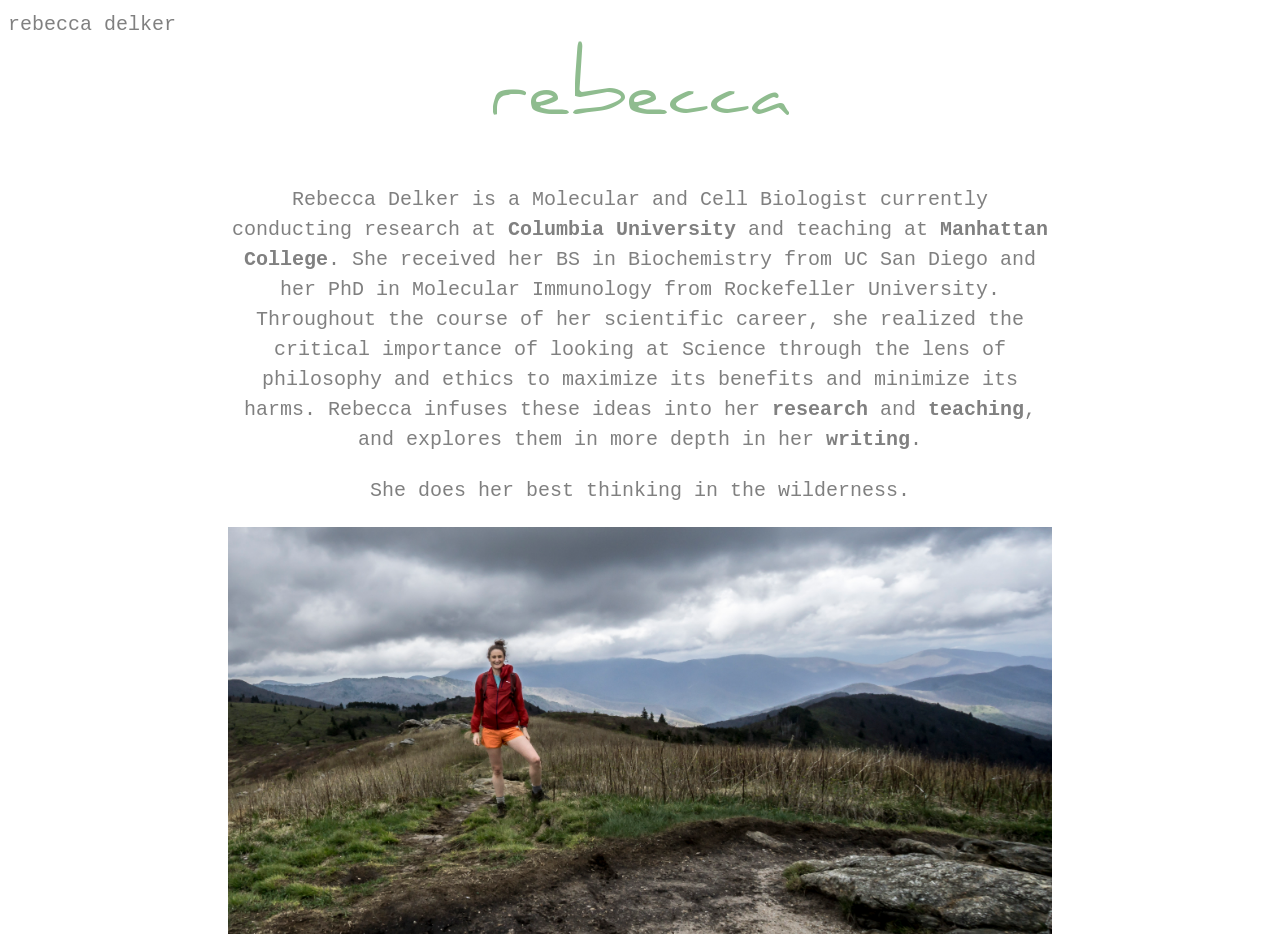
<file: rebeccadelker_person.html>
<!DOCTYPE html>
<html lang="en">

    <head>
       <meta charset="utf-8">
        <meta name="viewport" content="width=device-width, initial-scale=1, shrink-to-fit=no">
 <!-- My Style Page -->
    <link rel="stylesheet" type="text/css" href="person.css"/>
     <!-- Bootstrap -->
    <link rel="stylesheet" href="https://stackpath.bootstrapcdn.com/bootstrap/4.3.1/css/bootstrap.min.css" integrity="sha384-ggOyR0iXCbMQv3Xipma34MD+dH/1fQ784/j6cY/iJTQUOhcWr7x9JvoRxT2MZw1T" crossorigin="anonymous">
    <!-- My Style Page -->
   
     <title>rebeccadelker person</title>
</head>
<body>

<div class="Navbar">
    <nav class="Navbar__Items">
        <div class="Navbar__Link">
        <a href="https://rebeccadelker.com">rebecca delker</a>
    </div>
    </nav>
</div>


<div class="container-fluid">
    <div class="row">
      
        <div class="col-md-12">
            rebecca
        </div>
    </div>
        
        <div class="row" align="center">
            <div class="col-md-2"></div>
        <div class="col-md-8">
            <p class="text-center">Rebecca Delker is a Molecular and Cell Biologist currently conducting research at <a href="https://mannlab.zuckermaninstitute.columbia.edu/people/rebecca-delker">Columbia University</a> and teaching at <a href="https://manhattan.edu/campus-directory/rdelker01">Manhattan College</a>. She received her BS in Biochemistry from UC San Diego and her PhD in Molecular Immunology from Rockefeller University. Throughout the course of her scientific career, she realized the critical importance of looking at Science through the lens of philosophy and ethics to maximize its benefits and minimize its harms. Rebecca infuses these ideas into her <a href="https://mannlab.zuckermaninstitute.columbia.edu/people/rebecca-delker">research</a> and <a href="rebeccadelker_teaching.html">teaching</a>, and explores them in more depth in her <a href="rebeccadelker_writing.html">writing</a>.</p>
    </div>
        <div class="col-md-2"></div>
        </div>
        
        <div class="row" align="center">
            <div class="col-md-2"></div>
        <div class="col-md-8">
            <p class="text-center">She does her best thinking in the wilderness.</p>
    </div>
        <div class="col-md-2"></div>
        </div>
        
        <div class="row">
            <div class="col-md-2"></div>
    <div class="col-md-8"> 
        <figure>
            <img src="website_pic_me2.jpg" class="img-fluid" alt="Responsive image">
</figure>
    </div>
    <div class="col-md-2"></div>
    </div>
</div>

    
<!-- Optional JavaScript -->
    <!-- jQuery first, then Popper.js, then Bootstrap JS -->
    <script src="https://code.jquery.com/jquery-3.3.1.slim.min.js" integrity="sha384-q8i/X+965DzO0rT7abK41JStQIAqVgRVzpbzo5smXKp4YfRvH+8abtTE1Pi6jizo" crossorigin="anonymous"></script>
    <script src="https://cdnjs.cloudflare.com/ajax/libs/popper.js/1.14.7/umd/popper.min.js" integrity="sha384-UO2eT0CpHqdSJQ6hJty5KVphtPhzWj9WO1clHTMGa3JDZwrnQq4sF86dIHNDz0W1" crossorigin="anonymous"></script>
    <script src="https://stackpath.bootstrapcdn.com/bootstrap/4.3.1/js/bootstrap.min.js" integrity="sha384-JjSmVgyd0p3pXB1rRibZUAYoIIy6OrQ6VrjIEaFf/nJGzIxFDsf4x0xIM+B07jRM" crossorigin="anonymous"></script>
</body>
</html>
</file>
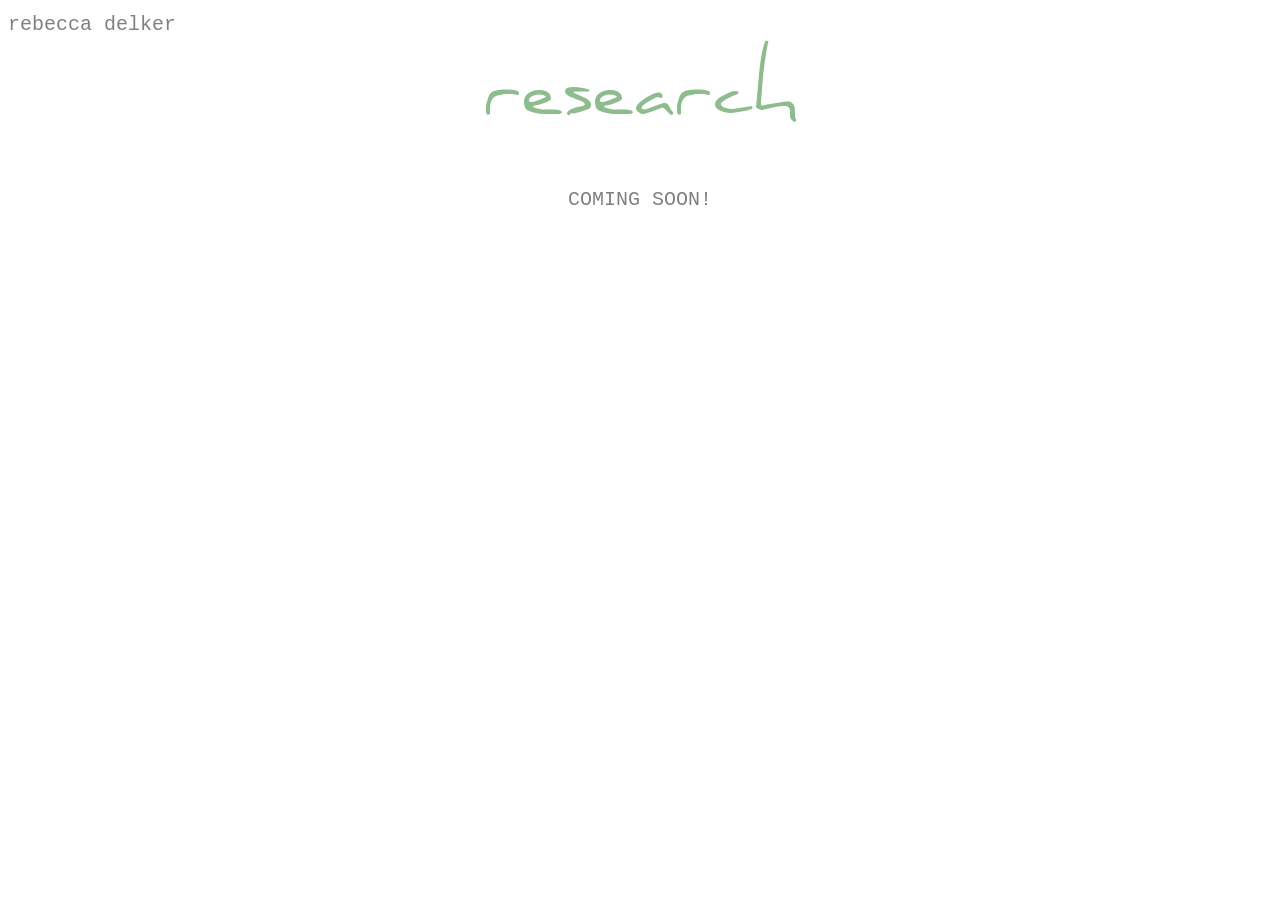
<file: rebeccadelker_research.html>
<!DOCTYPE html>
<html lang="en">

    <head>
       <meta charset="utf-8">
        <meta name="viewport" content="width=device-width, initial-scale=1, shrink-to-fit=no">
 <!-- My Style Page -->
    <link rel="stylesheet" type="text/css" href="person.css"/>
     <!-- Bootstrap -->
    <link rel="stylesheet" href="https://stackpath.bootstrapcdn.com/bootstrap/4.3.1/css/bootstrap.min.css" integrity="sha384-ggOyR0iXCbMQv3Xipma34MD+dH/1fQ784/j6cY/iJTQUOhcWr7x9JvoRxT2MZw1T" crossorigin="anonymous">
    <!-- My Style Page -->
   
     <title>rebeccadelker person</title>
</head>
<body>

<div class="Navbar">
    <nav class="Navbar__Items">
        <div class="Navbar__Link">
        <a href="https://rebeccadelker.com">rebecca delker</a>
    </div>
    </nav>
</div>

<div class="container-fluid">
    <div class="row">
      
        <div class="col-md-12">
            research
        </div>
    </div>
    
    <div class="row" align="center">
            <div class="col-md-2"></div>
        <div class="col-md-8">
            <p class="text-center">COMING SOON!</p>
    </div>
        <div class="col-md-2"></div>
        </div>
</div>

<!-- Optional JavaScript -->
    <!-- jQuery first, then Popper.js, then Bootstrap JS -->
    <script src="https://code.jquery.com/jquery-3.3.1.slim.min.js" integrity="sha384-q8i/X+965DzO0rT7abK41JStQIAqVgRVzpbzo5smXKp4YfRvH+8abtTE1Pi6jizo" crossorigin="anonymous"></script>
    <script src="https://cdnjs.cloudflare.com/ajax/libs/popper.js/1.14.7/umd/popper.min.js" integrity="sha384-UO2eT0CpHqdSJQ6hJty5KVphtPhzWj9WO1clHTMGa3JDZwrnQq4sF86dIHNDz0W1" crossorigin="anonymous"></script>
    <script src="https://stackpath.bootstrapcdn.com/bootstrap/4.3.1/js/bootstrap.min.js" integrity="sha384-JjSmVgyd0p3pXB1rRibZUAYoIIy6OrQ6VrjIEaFf/nJGzIxFDsf4x0xIM+B07jRM" crossorigin="anonymous"></script>
</body>
</html>
</file>
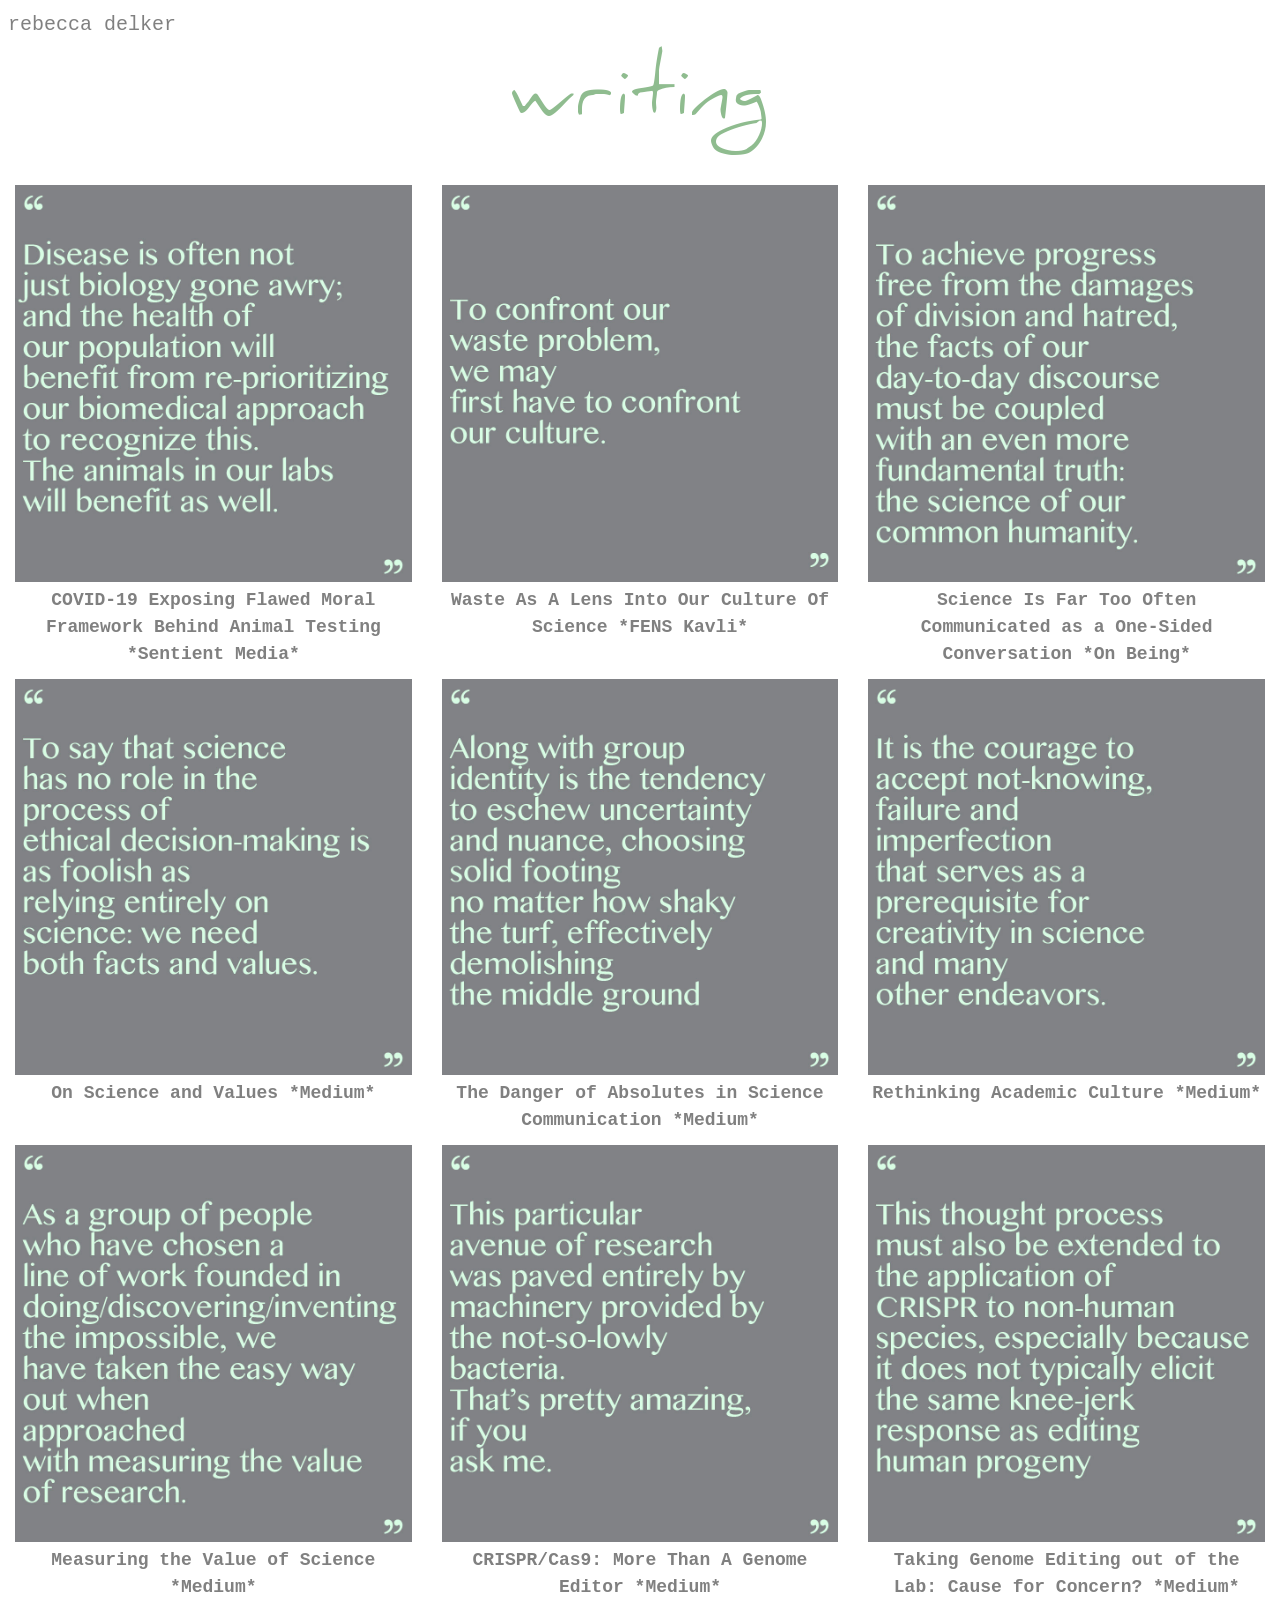
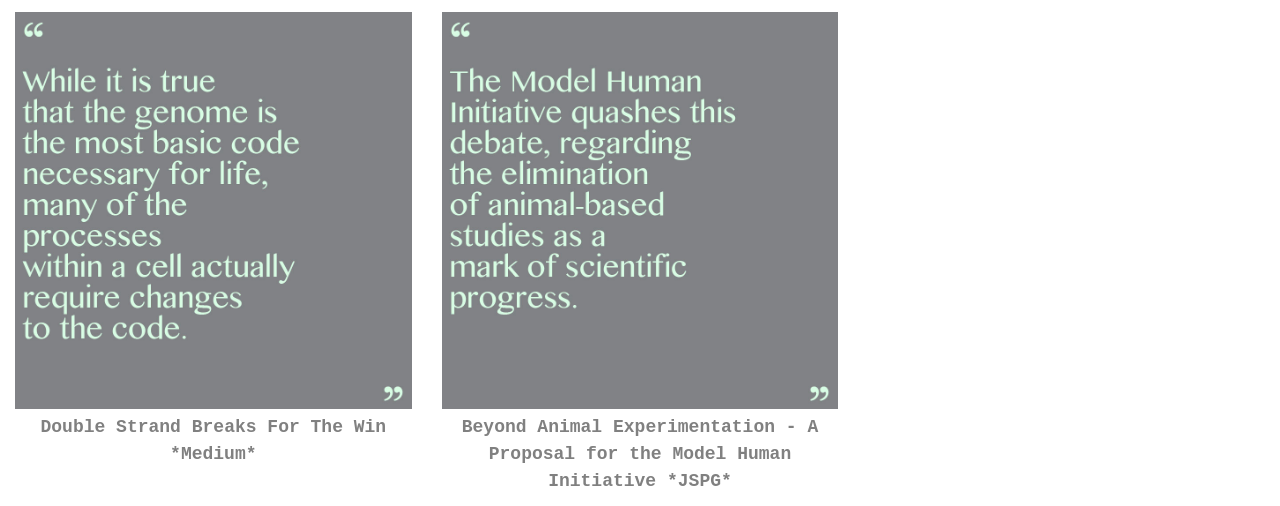
<file: rebeccadelker_writing.html>
<!DOCTYPE html>
<html lang="en">

    <head>
       <meta charset="utf-8">
        <meta name="viewport" content="width=device-width, initial-scale=1, shrink-to-fit=no">
 <!-- My Style Page -->
    <link rel="stylesheet" type="text/css" href="writing2.css"/>
     <!-- Bootstrap -->
    <link rel="stylesheet" href="https://stackpath.bootstrapcdn.com/bootstrap/4.3.1/css/bootstrap.min.css" integrity="sha384-ggOyR0iXCbMQv3Xipma34MD+dH/1fQ784/j6cY/iJTQUOhcWr7x9JvoRxT2MZw1T" crossorigin="anonymous">
    <!-- My Style Page -->
   
     <title>rebeccadelker writing</title>
</head>


<body>

<div class="Navbar">
    <nav class="Navbar__Items">
        <div class="Navbar__Link">
        <a href="https://rebeccadelker.com">rebecca delker</a>
    </div>
    </nav>
</div>


<div class="container-fluid">
    <div class="row">
      
        <div class="col-md-12">
            writing
        </div>
    </div>
  <div class="row">
        <div class="col-md-4"><!--sentient media prevention covid-->
        <figure><a href="https://sentientmedia.org/covid-19-exposing-flawed-moral-framework-behind-animal-testing/">
            <img src="sentientmedia_prevention.jpg" class="img-fluid" alt="Responsive image"></a>
            <figcaption><a href="https://sentientmedia.org/covid-19-exposing-flawed-moral-framework-behind-animal-testing/">COVID-19 Exposing Flawed Moral Framework Behind Animal Testing *Sentient Media*</a></figcaption>
</figure> 
  </div>
        
    <div class="col-md-4"> <!--figure 2 is waste lens-->
        <figure><a href="https://fenskavlinetwork.org/waste-as-a-lens-into-our-culture-of-science/">
            <img src="wastelens.jpg" class="img-fluid" alt="Responsive image"></a>
            <figcaption><a href="https://fenskavlinetwork.org/waste-as-a-lens-into-our-culture-of-science/">Waste As A Lens Into Our Culture Of Science *FENS Kavli*</a></figcaption>
</figure>
    </div>
    
     <div class="col-md-4"><!--figure 3 is on being piece-->
        <figure><a href="https://onbeing.org/blog/rebecca-delker-science-is-far-too-often-communicated-as-a-one-sided-conversation/">
            <img src="onbeing.jpg" class="img-fluid" alt="Responsive image"></a>
            <figcaption><a href="https://onbeing.org/blog/rebecca-delker-science-is-far-too-often-communicated-as-a-one-sided-conversation/">Science Is Far Too Often Communicated as a One-Sided Conversation *On Being*</a></figcaption>
</figure>
    </div>
      
    </div>
    <div class="row">
    <div class="col-md-4"><!--figure 4 is on values and science-->
        <figure><a href="https://medium.com/@rk_delker/on-science-and-values-45938a1ac1ad">
            <img src="values_science.jpg" class="img-fluid" alt="Responsive image"></a>
            <figcaption><a href="https://medium.com/@rk_delker/on-science-and-values-45938a1ac1ad">On Science and Values *Medium*</a></figcaption>
</figure> 
    </div>
    
   
    <div class="col-md-4"><!--figure 5 is Danger of Absolutes-->
        <figure><a href="https://medium.com/swlh/the-danger-of-absolutes-in-science-communication-db572f8f6936">
            <img src="danger_absolutes.jpg" class="img-fluid" alt="Responsive image"></a>
            <figcaption><a href="https://medium.com/swlh/the-danger-of-absolutes-in-science-communication-db572f8f6936">The Danger of Absolutes in Science Communication *Medium*</a></figcaption>
</figure>
    </div>
    
    <div class="col-md-4"><!--figure 6 is Academic Culture-->
        <figure><a href="https://medium.com/@rk_delker/rethinking-academic-culture-3b11f8b0d32d">
            <img src="academic_culture.jpg" class="img-fluid" alt="Responsive image"></a>
            <figcaption><a href="https://medium.com/@rk_delker/rethinking-academic-culture-3b11f8b0d32d">Rethinking Academic Culture *Medium*</a></figcaption>
</figure>
    </div>
      
    </div>
    <div class="row">
        
     <div class="col-md-4"><!--figure 7 is Measuring Value of Science-->
        <figure><a href="https://medium.com/@rk_delker/measuring-the-value-of-science-keeping-bias-out-of-nih-grant-reform-456e6c2bb875">
            <img src="ValueOfScience_Image.jpg" class="img-fluid" alt="Responsive image"></a>
            <figcaption><a href="https://medium.com/@rk_delker/measuring-the-value-of-science-keeping-bias-out-of-nih-grant-reform-456e6c2bb875">Measuring the Value of Science *Medium*</a></figcaption>
</figure> 
    </div>
 
   
    <div class="col-md-4"><!--figure 8 is Cas9-1-->
        <figure><a href="https://medium.com/@rk_delker/crispr-cas9-more-than-a-genome-editor-462db2e55a44">
            <img src="cas9_morethan.jpg" class="img-fluid" alt="Responsive image"></a>
            <figcaption><a href="https://medium.com/@rk_delker/crispr-cas9-more-than-a-genome-editor-462db2e55a44">CRISPR/Cas9: More Than A Genome Editor *Medium*</a></figcaption>
</figure>
    </div>
    
       <div class="col-md-4"><!--figure 9 is Cas9-safety-->
        <figure><a href="https://medium.com/@rk_delker/taking-genome-editing-out-of-the-lab-cause-for-concern-dbf72247b5a3">
            <img src="CRISPR_safety.jpg" class="img-fluid" alt="Responsive image"></a>
            <figcaption><a href="https://medium.com/@rk_delker/taking-genome-editing-out-of-the-lab-cause-for-concern-dbf72247b5a3">Taking Genome Editing out of the Lab: Cause for Concern? *Medium*</a></figcaption>
</figure> 
    </div>
    
    </div>
    
    <div class="row">
        
    <div class="col-md-4"><!--figure 10 is DSB piece-->
        <figure><a href="https://medium.com/@rk_delker/double-strand-breaks-for-the-win-9ec9222acbbd">
            <img src="DSB.jpg" class="img-fluid" alt="Responsive image"></a>
            <figcaption><a href="https://medium.com/@rk_delker/double-strand-breaks-for-the-win-9ec9222acbbd">Double Strand Breaks For The Win *Medium*</a></figcaption>
</figure> 
    </div>
   
    <div class="col-md-4"><!--figure 11 is policy piece-->
        <figure><a href="https://www.sciencepolicyjournal.org/uploads/5/4/3/4/5434385/delker_2018_jspg.pdf">
            <img src="policy.jpg" class="img-fluid" alt="Responsive image"></a>
            <figcaption><a href="https://www.sciencepolicyjournal.org/uploads/5/4/3/4/5434385/delker_2018_jspg.pdf">Beyond Animal Experimentation - A Proposal for the Model Human Initiative *JSPG*</a></figcaption>
</figure>
   </div>
</div>
</div>
</div>

<!-- Optional JavaScript -->
    <!-- jQuery first, then Popper.js, then Bootstrap JS -->
    <script src="https://code.jquery.com/jquery-3.3.1.slim.min.js" integrity="sha384-q8i/X+965DzO0rT7abK41JStQIAqVgRVzpbzo5smXKp4YfRvH+8abtTE1Pi6jizo" crossorigin="anonymous"></script>
    <script src="https://cdnjs.cloudflare.com/ajax/libs/popper.js/1.14.7/umd/popper.min.js" integrity="sha384-UO2eT0CpHqdSJQ6hJty5KVphtPhzWj9WO1clHTMGa3JDZwrnQq4sF86dIHNDz0W1" crossorigin="anonymous"></script>
    <script src="https://stackpath.bootstrapcdn.com/bootstrap/4.3.1/js/bootstrap.min.js" integrity="sha384-JjSmVgyd0p3pXB1rRibZUAYoIIy6OrQ6VrjIEaFf/nJGzIxFDsf4x0xIM+B07jRM" crossorigin="anonymous"></script>
</body>
</html>
</file>
<file: person.css>
@charset "UTF-8";

.Navbar {
	display: flex;
	padding-top: 10px;
	padding-bottom: 0px;
	padding-left: 8px;
	
}

.Navbar__Items {
  display:flex;
}

.Navbar__Link {
	font-family: courier;
	color: Gray;
	font-size: 20px;
}

.Navbar__Link a {
	color: Gray;
	text-decoration: none;
}

.Navbar__Link a:visited {
	color: Gray;
	text-decoration: none;
}

.Navbar__Link a:hover {
	color: DarkSeaGreen;
	background-color: honeydew;
	text-decoration: none;
}

.Navbar__Link a:active {
	color: Gray;
	text-decoration: none;
}


@font-face {
  font-family: daniel;
  src: url("daniel.ttf");
}

.col-md-12 {
	font-size: 80px;
	font-family: daniel, courier;
	text-align: center;
	color: DarkSeaGreen;
	font-weight: 50;
	padding-bottom: 25px;
	padding-top: 0px
}

.text-center {
	font-size: 20px;
	font-family: courier;
	text-align: center;
	color: Gray;
	padding-bottom: 5px;
	padding-top: 0px;
}


.text-center a {
	color: Gray;
	font-weight: bolder;
	text-decoration: none;
}

.text-center a:visited {
	color: Gray;
	text-decoration: none;
}

.text-center a:hover {
	color: DarkSeaGreen;
	background-color: honeydew;
	text-decoration: none;
}

.text-center a:active {
	color: Gray;
	text-decoration: none;
}

@media (max-width: 1024px) {

  [class="col-md-12"] {
      font-size: 60px;
  }
	
  [class="col-md-8"] {
      font-size: 15px;
      padding-left: 15px;
      padding-right; 15px;
  }
  

}


@media (max-width: 780px) {

  [class="col-md-12"] {
      font-size: 60px;
  }
	
  [class="col-md-8"] {
      font-size: 15px;
      padding-left: 15px;
      padding-right; 15px;
  }
  

}
</file>
<file: writing2.css>
@charset "UTF-8";



.Navbar {
	display: flex;
	padding-top: 10px;
	padding-bottom: 0px;
	padding-left: 8px;
	
}

.Navbar__Items {
  display:flex;
}

.Navbar__Link {
	font-family: courier;
	color: Gray;
	font-size: 20px;
}

.Navbar__Link a {
	color: Gray;
	text-decoration: none;
}

.Navbar__Link a:visited {
	color: Gray;
	text-decoration: none;
}

.Navbar__Link a:hover {
	color: DarkSeaGreen;
	background-color: honeydew;
	text-decoration: none;
}

.Navbar__Link a:active {
	color: Gray;
	text-decoration: none;
}


@font-face {
  font-family: daniel;
  src: url("daniel.ttf");
}

.col-md-12 {
	font-size: 80px;
	font-family: daniel, courier;
	text-align: center;
	color: DarkSeaGreen;
	font-weight: 50;
	padding-bottom: 25px;
	padding-top: 0px
}

.col-md-4 {
	
  text-align: center;
  font-family: courier;
  font-weight: bold;
  font-size: 18px;
}

img {
	opacity: 1;
}

img:hover {
	opacity: .8;
}

figcaption {
	position: relative;
	top: 5px;
	color: Gray;
}

figcaption a {
	color: Gray;
	text-decoration: none;
}

figcaption a:visited {
	color: Gray;
	text-decoration: none;
}

figcaption a:hover {
	color: DarkSeaGreen;
	background-color: honeydew;
	text-decoration: none;
}

figcaption a:active {
	color: Gray;
	text-decoration: none;
}


@media (max-width: 1024px) {

  [class="col-md-12"] {
      font-size: 60px;
  }
	
  [class="col-md-4"] {
      font-size: 15px;
  }
  
  figcaption {
	position: relative;
	top:5px;
  }

}


@media (max-width: 780px) {

  [class="col-md-12"] {
      font-size: 60px;
  }
	
  [class="col-md-4"] {
      font-size: 20px;
  }
  
  figcaption {
	position: relative;
	top:5px;
  }

}
</file>
